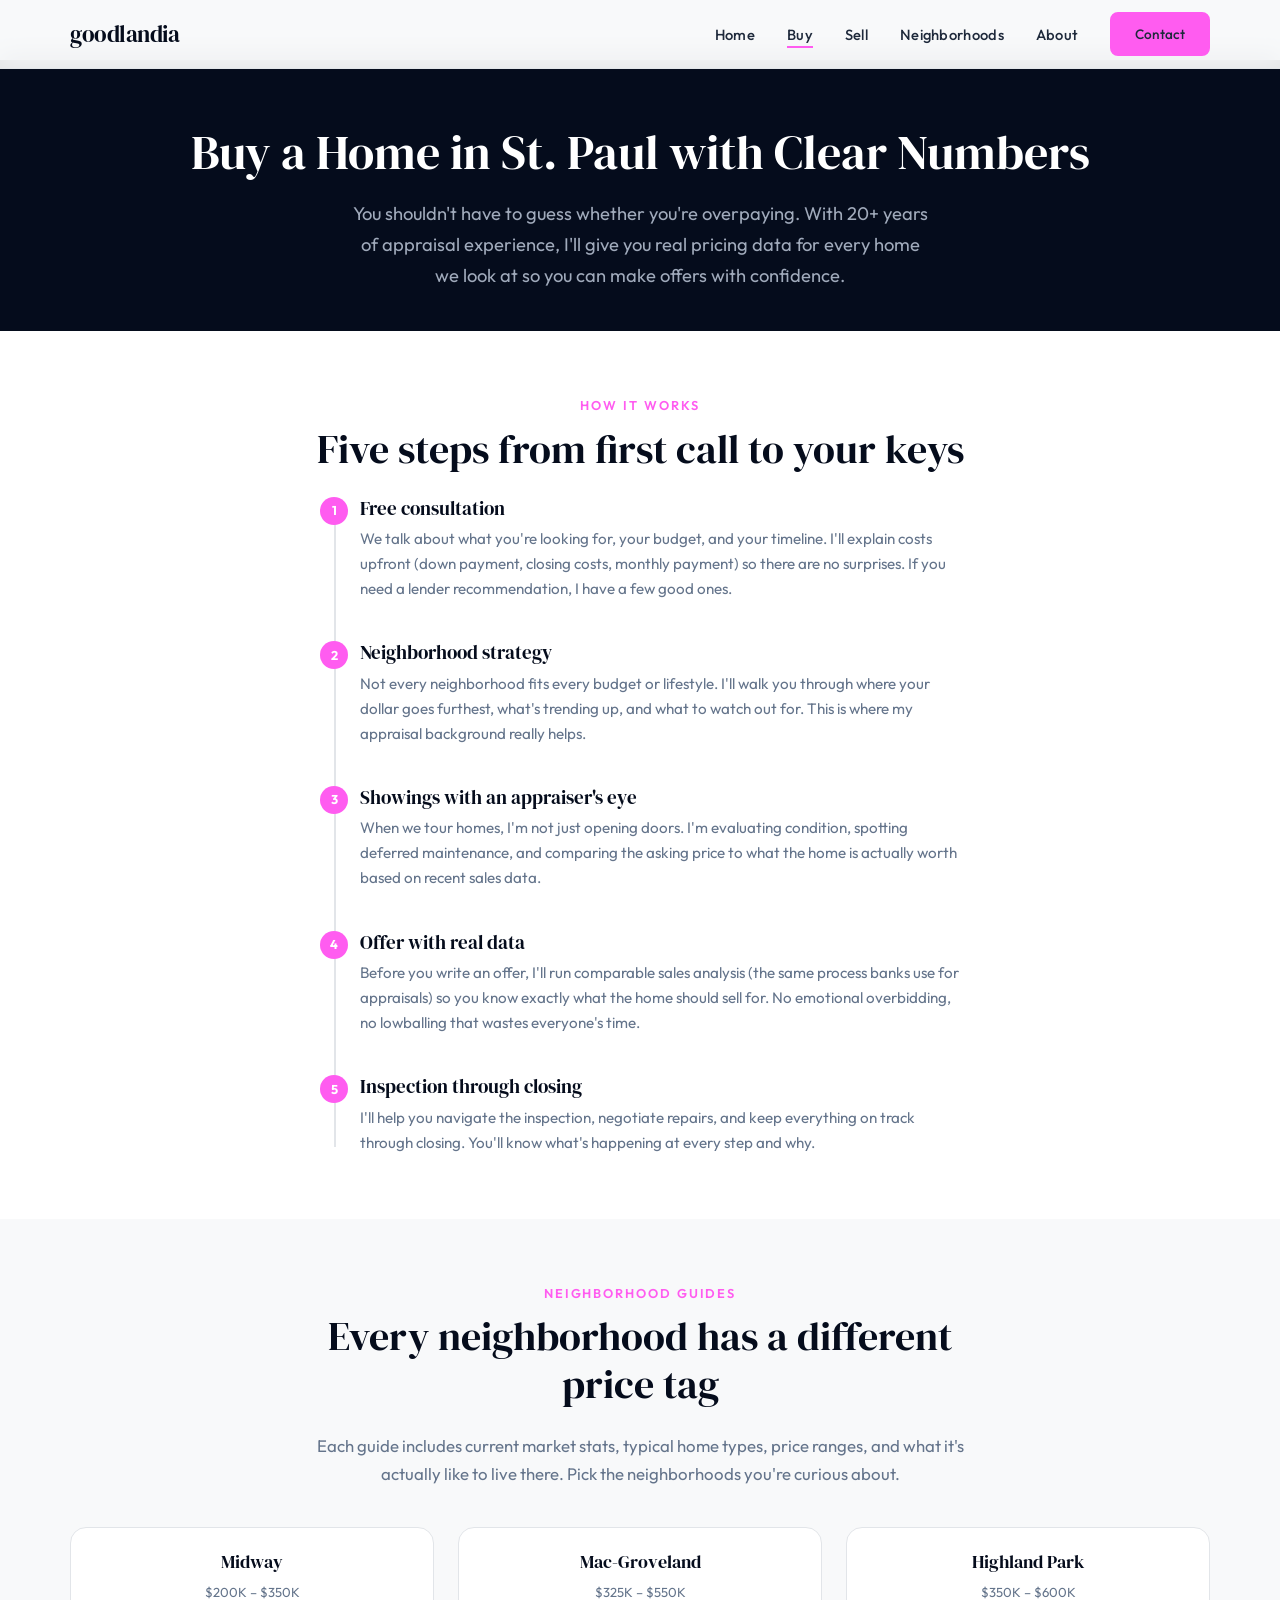
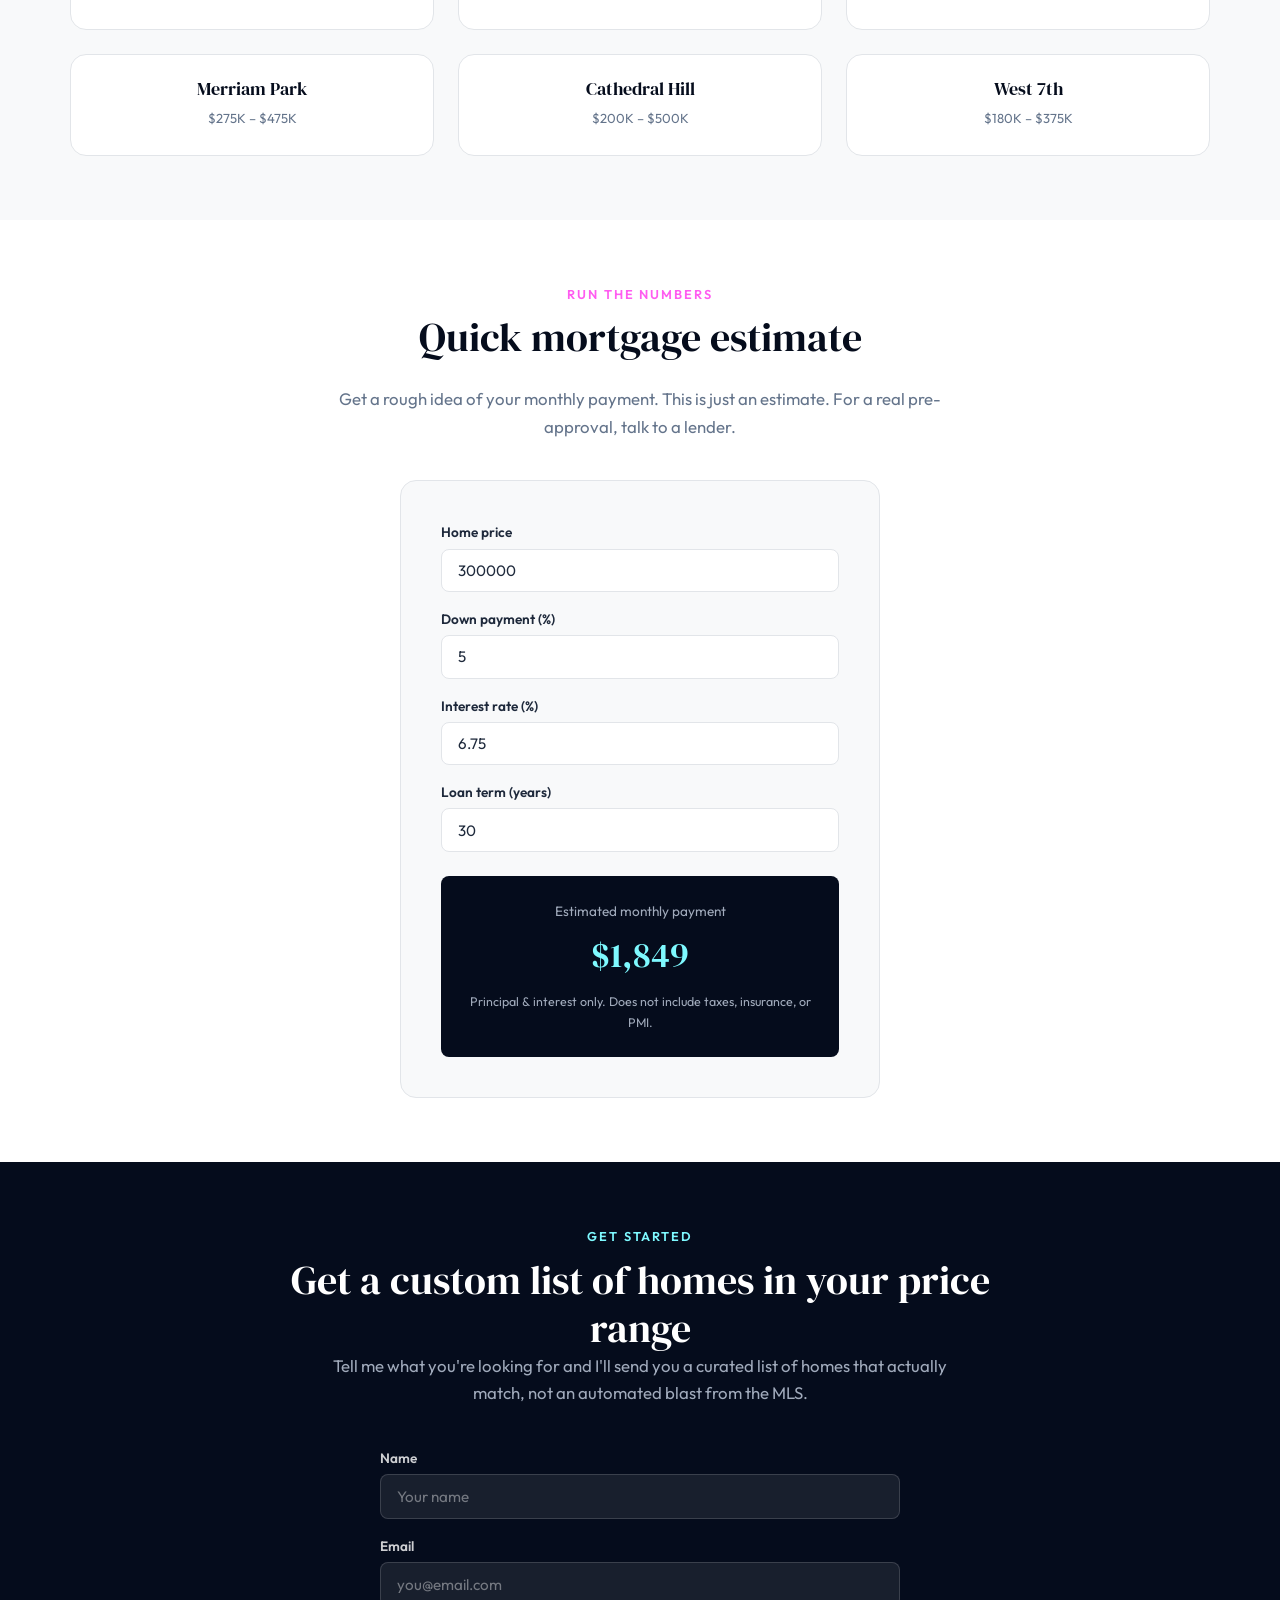
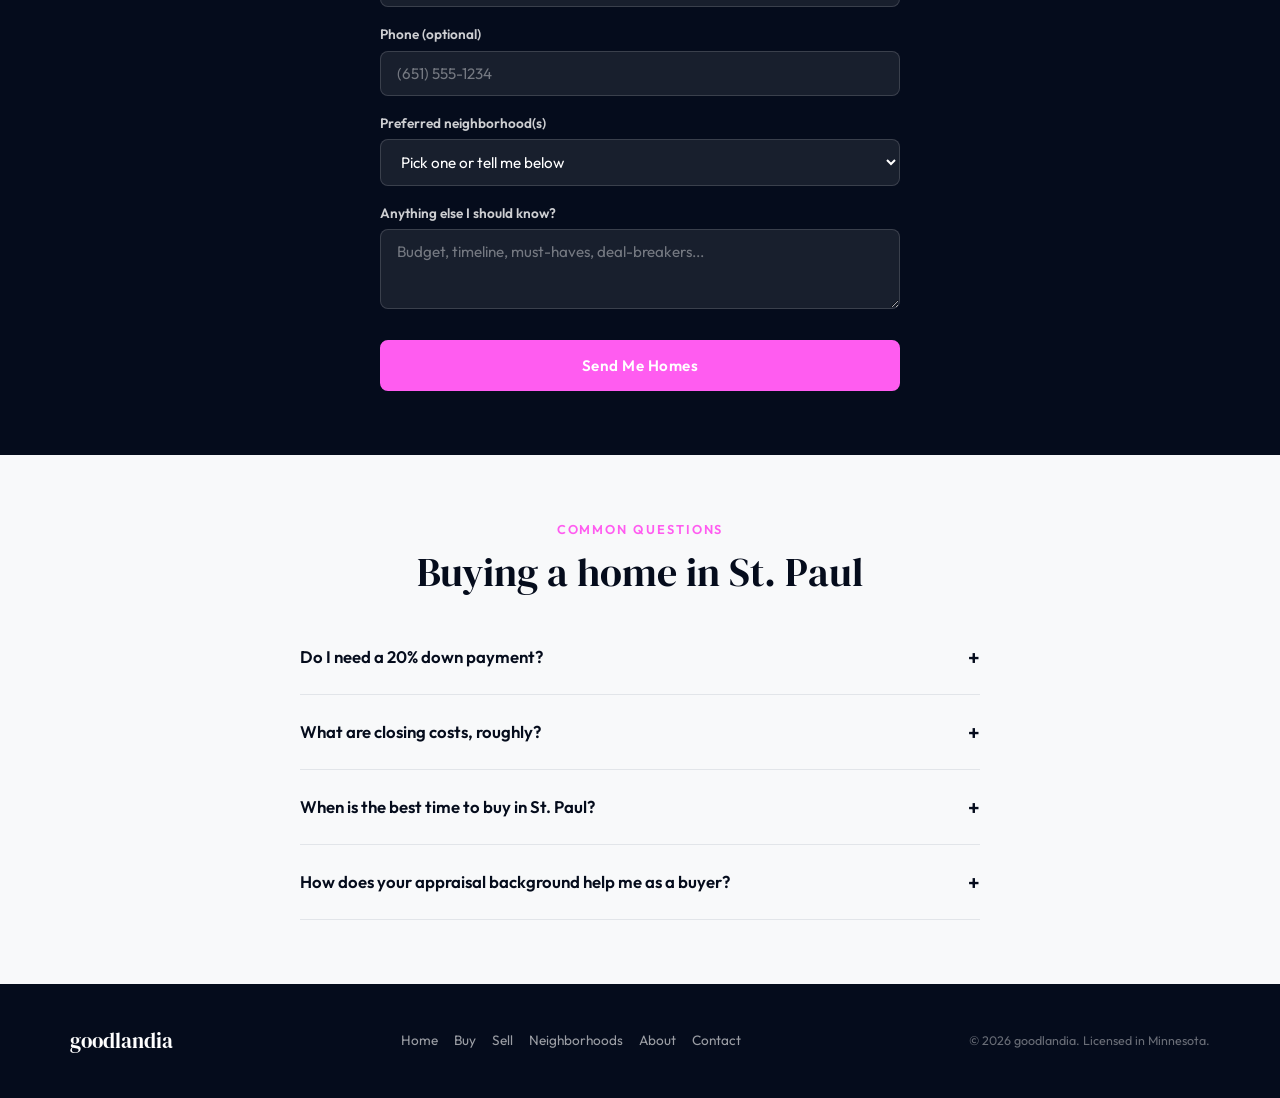
<file: buy.html>
<!DOCTYPE html>
<html lang="en">
<head>
  <meta charset="UTF-8">
  <meta name="viewport" content="width=device-width, initial-scale=1.0">
  <title>Buy a Home in St. Paul | goodlandia</title>
  <meta name="description" content="Buy a home in St. Paul with an agent who knows the real numbers. Neighborhood pricing guides, clear cost breakdowns, and an appraiser's eye on every showing.">

  <link rel="preconnect" href="https://fonts.googleapis.com">
  <link rel="preconnect" href="https://fonts.gstatic.com" crossorigin>
  <link href="https://fonts.googleapis.com/css2?family=DM+Serif+Display&family=Outfit:wght@300;400;500;600;700&display=swap" rel="stylesheet">
  <link rel="stylesheet" href="style.css">
</head>

<body>

  <!-- ============ HEADER ============ -->
  <header class="site-header">
    <div class="container header-inner">
      <a href="index.html" class="logo">goodlandia</a>
      <nav>
        <ul class="nav-desktop">
          <li><a href="index.html">Home</a></li>
          <li><a href="buy.html" class="active">Buy</a></li>
          <li><a href="sell.html">Sell</a></li>
          <li><a href="neighborhoods/midway.html">Neighborhoods</a></li>
          <li><a href="about.html">About</a></li>
          <li><a href="contact.html" class="btn btn-primary" style="padding:0.55rem 1.4rem; font-size:0.85rem;">Contact</a></li>
        </ul>
      </nav>
      <button class="nav-toggle" aria-label="Menu">
        <span></span><span></span><span></span>
      </button>
    </div>
  </header>

  <ul class="nav-mobile">
    <li><a href="index.html">Home</a></li>
    <li><a href="buy.html">Buy</a></li>
    <li><a href="sell.html">Sell</a></li>
    <li><a href="neighborhoods/midway.html">Neighborhoods</a></li>
    <li><a href="about.html">About</a></li>
    <li><a href="contact.html">Contact</a></li>
  </ul>


  <!-- ============ PAGE HERO ============ -->
  <section class="page-hero">
    <div class="container">
      <h1>Buy a Home in St.&nbsp;Paul with Clear Numbers</h1>
      <p class="page-intro">You shouldn't have to guess whether you're overpaying. With 20+ years of appraisal experience, I'll give you real pricing data for every home we look at so you can make offers with confidence.</p>
    </div>
  </section>


  <!-- ============ HOW IT WORKS — 5 STEPS ============ -->
  <section class="timeline-section">
    <div class="container">
      <div class="text-center reveal" style="max-width:700px; margin-left:auto; margin-right:auto;">
        <p class="section-label">How It Works</p>
        <h2 class="section-heading">Five steps from first call to your keys</h2>
      </div>

      <div class="timeline reveal">
        <div class="timeline-step">
          <span class="step-number">1</span>
          <h3>Free consultation</h3>
          <p>We talk about what you're looking for, your budget, and your timeline. I'll explain costs upfront (down payment, closing costs, monthly payment) so there are no surprises. If you need a lender recommendation, I have a few good ones.</p>
        </div>
        <div class="timeline-step">
          <span class="step-number">2</span>
          <h3>Neighborhood strategy</h3>
          <p>Not every neighborhood fits every budget or lifestyle. I'll walk you through where your dollar goes furthest, what's trending up, and what to watch out for. This is where my appraisal background really helps.</p>
        </div>
        <div class="timeline-step">
          <span class="step-number">3</span>
          <h3>Showings with an appraiser's eye</h3>
          <p>When we tour homes, I'm not just opening doors. I'm evaluating condition, spotting deferred maintenance, and comparing the asking price to what the home is actually worth based on recent sales data.</p>
        </div>
        <div class="timeline-step">
          <span class="step-number">4</span>
          <h3>Offer with real data</h3>
          <p>Before you write an offer, I'll run comparable sales analysis (the same process banks use for appraisals) so you know exactly what the home should sell for. No emotional overbidding, no lowballing that wastes everyone's time.</p>
        </div>
        <div class="timeline-step">
          <span class="step-number">5</span>
          <h3>Inspection through closing</h3>
          <p>I'll help you navigate the inspection, negotiate repairs, and keep everything on track through closing. You'll know what's happening at every step and why.</p>
        </div>
      </div>
    </div>
  </section>


  <!-- ============ NEIGHBORHOOD GUIDES ============ -->
  <section class="guides-section">
    <div class="container">
      <div class="text-center reveal" style="max-width:700px; margin-left:auto; margin-right:auto;">
        <p class="section-label">Neighborhood Guides</p>
        <h2 class="section-heading">Every neighborhood has a different price tag</h2>
        <p class="section-intro">Each guide includes current market stats, typical home types, price ranges, and what it's actually like to live there. Pick the neighborhoods you're curious about.</p>
      </div>

      <div class="guides-grid reveal">
        <a href="neighborhoods/midway.html" class="guide-card">
          <h3>Midway</h3>
          <span class="price-hint">$200K – $350K</span>
        </a>
        <a href="#" class="guide-card">
          <h3>Mac-Groveland</h3>
          <span class="price-hint">$325K – $550K</span>
        </a>
        <a href="#" class="guide-card">
          <h3>Highland Park</h3>
          <span class="price-hint">$350K – $600K</span>
        </a>
        <a href="#" class="guide-card">
          <h3>Merriam Park</h3>
          <span class="price-hint">$275K – $475K</span>
        </a>
        <a href="#" class="guide-card">
          <h3>Cathedral Hill</h3>
          <span class="price-hint">$200K – $500K</span>
        </a>
        <a href="#" class="guide-card">
          <h3>West 7th</h3>
          <span class="price-hint">$180K – $375K</span>
        </a>
      </div>
    </div>
  </section>


  <!-- ============ MORTGAGE CALCULATOR ============ -->
  <section class="calc-section">
    <div class="container">
      <div class="text-center reveal" style="max-width:700px; margin-left:auto; margin-right:auto;">
        <p class="section-label">Run the Numbers</p>
        <h2 class="section-heading">Quick mortgage estimate</h2>
        <p class="section-intro">Get a rough idea of your monthly payment. This is just an estimate. For a real pre-approval, talk to a lender.</p>
      </div>

      <div class="calc-widget reveal" id="mortgage-calc">
        <div class="form-group">
          <label for="calc-price">Home price</label>
          <input type="text" id="calc-price" value="300000" inputmode="numeric">
        </div>
        <div class="form-group">
          <label for="calc-down">Down payment (%)</label>
          <input type="text" id="calc-down" value="5" inputmode="numeric">
        </div>
        <div class="form-group">
          <label for="calc-rate">Interest rate (%)</label>
          <input type="text" id="calc-rate" value="6.75" inputmode="decimal">
        </div>
        <div class="form-group">
          <label for="calc-term">Loan term (years)</label>
          <input type="text" id="calc-term" value="30" inputmode="numeric">
        </div>

        <div class="calc-result">
          <div class="monthly-label">Estimated monthly payment</div>
          <div class="monthly-amount" id="calc-output">$1,852</div>
          <div class="calc-note">Principal &amp; interest only. Does not include taxes, insurance, or PMI.</div>
        </div>
      </div>
    </div>
  </section>


  <!-- ============ LEAD FORM ============ -->
  <section class="lead-section">
    <div class="container">
      <div class="text-center reveal" style="max-width:700px; margin-left:auto; margin-right:auto;">
        <p class="section-label">Get Started</p>
        <h2>Get a custom list of homes in your price range</h2>
        <p class="section-intro" style="color: var(--color-muted);">Tell me what you're looking for and I'll send you a curated list of homes that actually match, not an automated blast from the MLS.</p>
      </div>

      <form class="lead-form reveal" action="https://formspree.io/f/YOUR_ID" method="POST">
        <div class="form-group">
          <label for="lead-name">Name</label>
          <input type="text" id="lead-name" name="name" placeholder="Your name" required>
        </div>
        <div class="form-group">
          <label for="lead-email">Email</label>
          <input type="email" id="lead-email" name="email" placeholder="you@email.com" required>
        </div>
        <div class="form-group">
          <label for="lead-phone">Phone (optional)</label>
          <input type="tel" id="lead-phone" name="phone" placeholder="(651) 555-1234">
        </div>
        <div class="form-group">
          <label for="lead-neighborhood">Preferred neighborhood(s)</label>
          <select id="lead-neighborhood" name="neighborhood">
            <option value="">Pick one or tell me below</option>
            <option value="midway">Midway</option>
            <option value="mac-groveland">Mac-Groveland</option>
            <option value="highland-park">Highland Park</option>
            <option value="merriam-park">Merriam Park</option>
            <option value="cathedral-hill">Cathedral Hill</option>
            <option value="west-7th">West 7th</option>
            <option value="open">Open to suggestions</option>
          </select>
        </div>
        <div class="form-group">
          <label for="lead-notes">Anything else I should know?</label>
          <textarea id="lead-notes" name="notes" placeholder="Budget, timeline, must-haves, deal-breakers..."></textarea>
        </div>
        <button type="submit" class="btn btn-primary">Send Me Homes</button>
      </form>
    </div>
  </section>


  <!-- ============ FAQ ============ -->
  <section class="faq-section">
    <div class="container">
      <div class="text-center reveal" style="max-width:700px; margin-left:auto; margin-right:auto;">
        <p class="section-label">Common Questions</p>
        <h2 class="section-heading">Buying a home in St. Paul</h2>
      </div>

      <div class="faq-list reveal">
        <div class="faq-item">
          <button class="faq-question">
            Do I need a 20% down payment?
            <span class="faq-icon">+</span>
          </button>
          <div class="faq-answer">
            <p>Usually not. Conventional loans go as low as 3% down. FHA loans are similar and more flexible with credit scores. The trade-off with less money down is private mortgage insurance (PMI), which adds to your monthly payment. A good lender will walk you through all the options. I have a few I trust and can recommend.</p>
          </div>
        </div>

        <div class="faq-item">
          <button class="faq-question">
            What are closing costs, roughly?
            <span class="faq-icon">+</span>
          </button>
          <div class="faq-answer">
            <p>Plan on about 2% to 3% of the purchase price. That covers things like title insurance, the appraisal, prepaid property taxes, and homeowner's insurance. On a $300K home that's roughly $6,000 to $9,000 on top of your down payment. Your lender will give you an exact estimate early in the process.</p>
          </div>
        </div>

        <div class="faq-item">
          <button class="faq-question">
            When is the best time to buy in St. Paul?
            <span class="faq-icon">+</span>
          </button>
          <div class="faq-answer">
            <p>Spring and summer have more inventory but more competition (and often higher prices). Fall and winter have fewer listings but also fewer buyers, which can mean less bidding pressure. The honest answer is: the best time is when you're financially ready and find the right home. Trying to time the market is a losing game for most people.</p>
          </div>
        </div>

        <div class="faq-item">
          <button class="faq-question">
            How does your appraisal background help me as a buyer?
            <span class="faq-icon">+</span>
          </button>
          <div class="faq-answer">
            <p>Most agents estimate value by feel. I use the same comparable sales analysis that banks require for mortgage appraisals. That means when we're deciding what to offer, you're working with the same methodology the appraiser will use later. No surprises, no deals falling apart because the appraisal came in low.</p>
          </div>
        </div>
      </div>
    </div>
  </section>


  <!-- ============ FOOTER ============ -->
  <footer class="site-footer">
    <div class="container footer-inner">
      <div class="footer-logo">goodlandia</div>
      <ul class="footer-nav">
        <li><a href="index.html">Home</a></li>
        <li><a href="buy.html">Buy</a></li>
        <li><a href="sell.html">Sell</a></li>
        <li><a href="neighborhoods/midway.html">Neighborhoods</a></li>
        <li><a href="about.html">About</a></li>
        <li><a href="contact.html">Contact</a></li>
      </ul>
      <p class="footer-legal">&copy; 2026 goodlandia. Licensed in Minnesota.</p>
    </div>
  </footer>


  <!-- ============ STICKY MOBILE BAR ============ -->
  <div class="mobile-bar">
    <a href="tel:+16515054400">
      <span class="bar-icon">&#128222;</span> Call
    </a>
    <a href="sms:+16515054400">
      <span class="bar-icon">&#128172;</span> Text
    </a>
    <a href="mailto:hello@goodlandia.com">
      <span class="bar-icon">&#9993;</span> Email
    </a>
    <a href="#" onclick="document.querySelector('.nav-toggle').click(); return false;">
      <span class="bar-icon">&#9776;</span> Menu
    </a>
  </div>


  <script src="main.js"></script>
  <script>
    /* Mortgage Calculator */
    (function() {
      function getEl(id) { return document.getElementById(id); }

      function calculate() {
        var priceEl = getEl('calc-price');
        var downEl = getEl('calc-down');
        var rateEl = getEl('calc-rate');
        var termEl = getEl('calc-term');
        var outputEl = getEl('calc-output');

        if (!priceEl || !downEl || !rateEl || !termEl || !outputEl) return;

        var price = parseFloat(priceEl.value.replace(/[^0-9.]/g, '')) || 0;
        var downPct = parseFloat(downEl.value) || 0;
        var rate = parseFloat(rateEl.value) || 0;
        var years = parseInt(termEl.value, 10) || 30;

        var loan = price * (1 - downPct / 100);
        var r = rate / 100 / 12;
        var n = years * 12;

        var payment = 0;
        if (r > 0 && loan > 0) {
          payment = loan * (r * Math.pow(1 + r, n)) / (Math.pow(1 + r, n) - 1);
        }
        outputEl.textContent = '$' + Math.round(payment).toLocaleString('en-US');
      }

      ['calc-price', 'calc-down', 'calc-rate', 'calc-term'].forEach(function(id) {
        var el = getEl(id);
        if (el) {
          el.addEventListener('input', calculate);
          el.addEventListener('change', calculate);
        }
      });

      // Run on load
      calculate();
    })();

    /* FAQ Accordion */
    document.querySelectorAll('.faq-question').forEach(function(btn) {
      btn.addEventListener('click', function() {
        var item = btn.closest('.faq-item');
        var wasOpen = item.classList.contains('open');
        document.querySelectorAll('.faq-item.open').forEach(function(i) { i.classList.remove('open'); });
        if (!wasOpen) item.classList.add('open');
      });
    });
  </script>
</body>
</html>
</file>
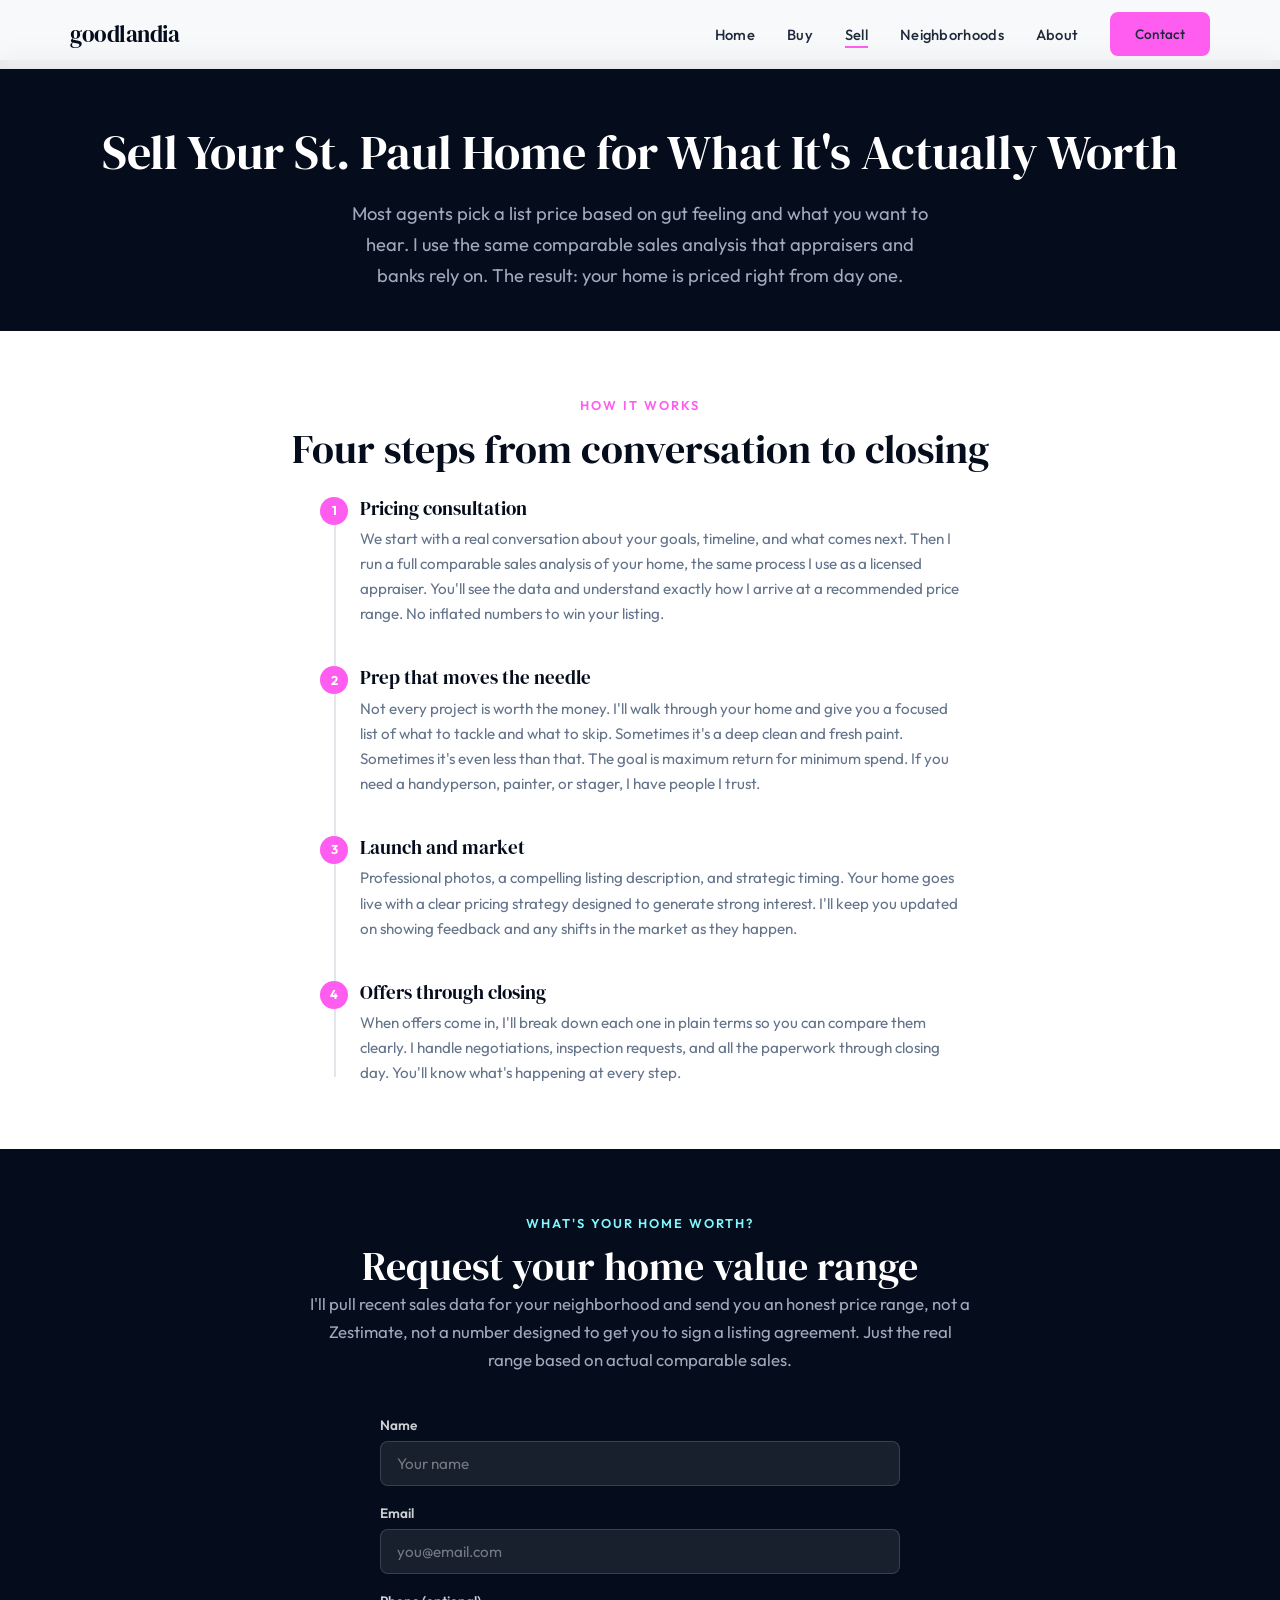
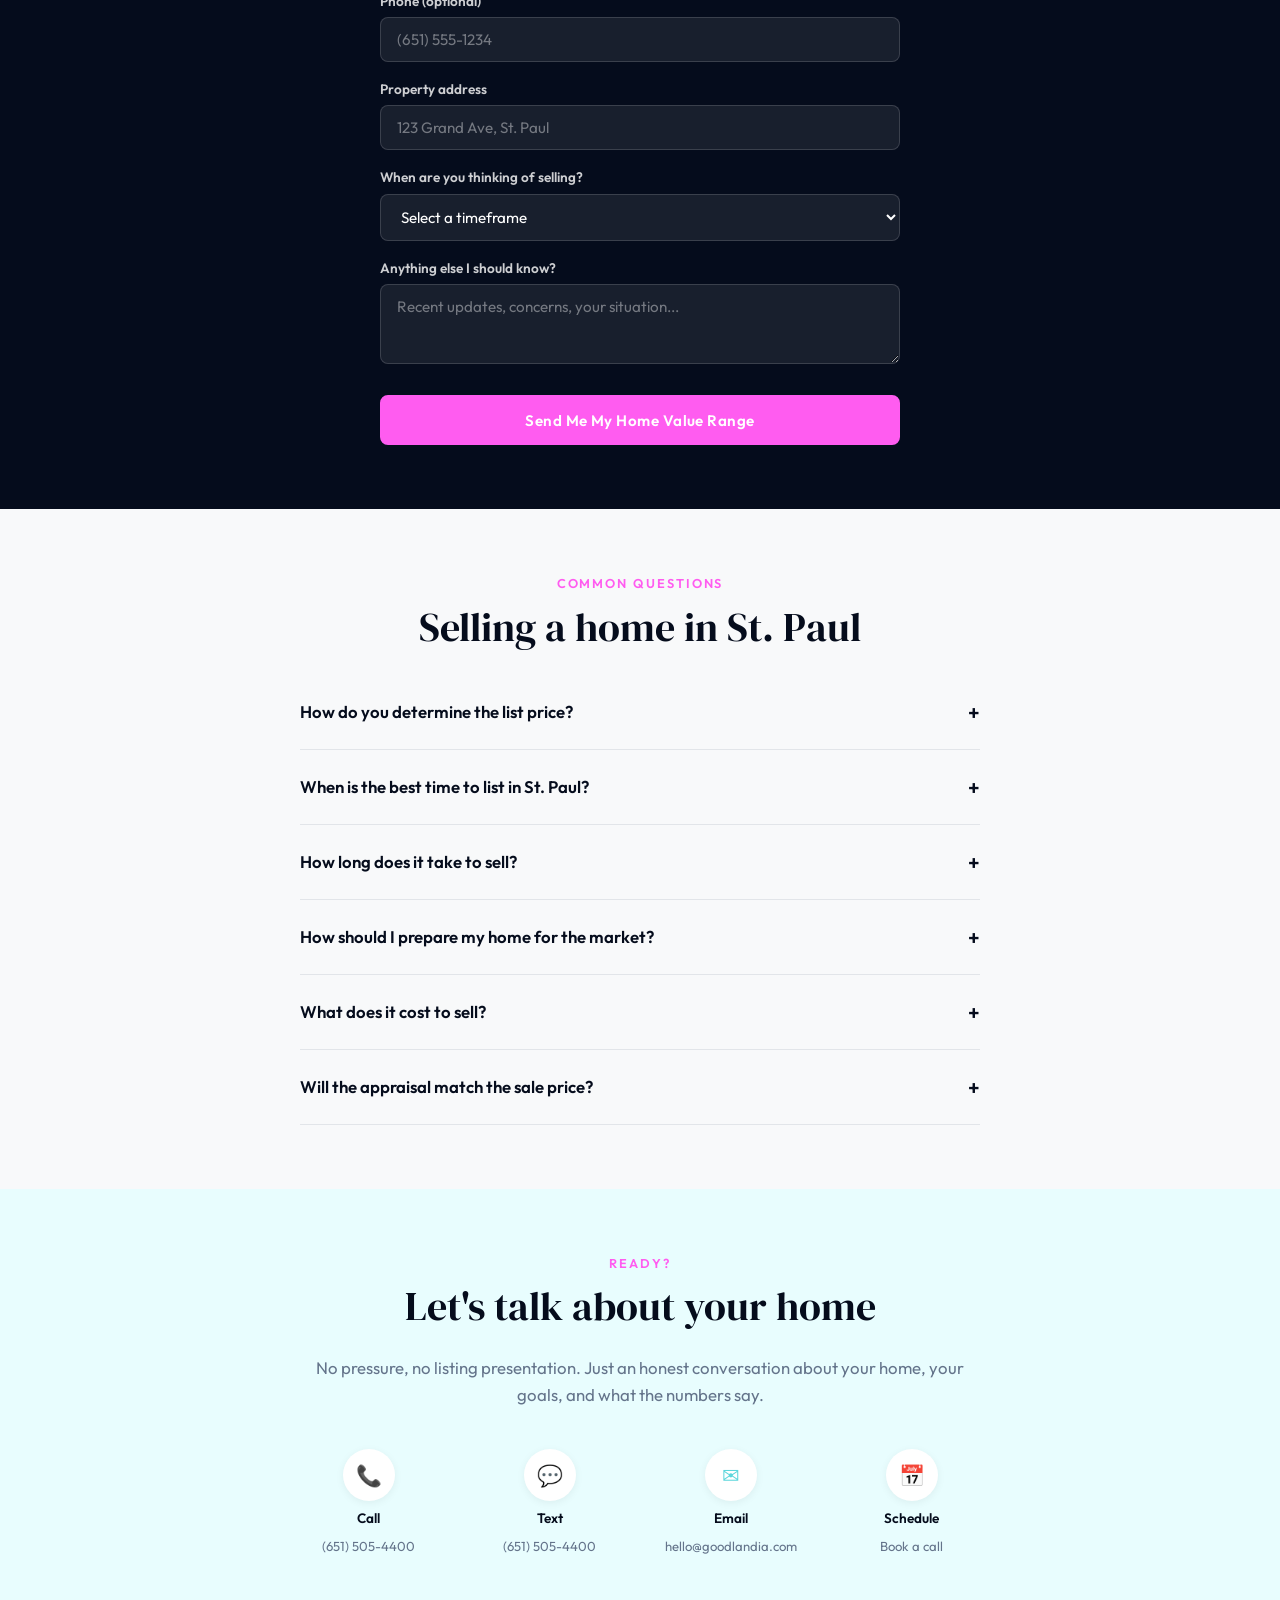
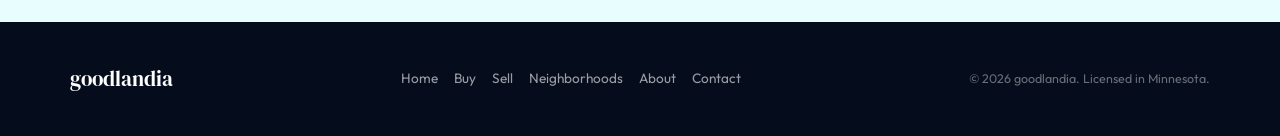
<file: sell.html>
<!DOCTYPE html>
<html lang="en">
<head>
  <meta charset="UTF-8">
  <meta name="viewport" content="width=device-width, initial-scale=1.0">
  <title>Sell Your Home in St. Paul | goodlandia</title>
  <meta name="description" content="Sell your St. Paul home with an agent who prices it right the first time. 20+ years of appraisal experience means data-backed pricing, not guesswork.">

  <link rel="preconnect" href="https://fonts.googleapis.com">
  <link rel="preconnect" href="https://fonts.gstatic.com" crossorigin>
  <link href="https://fonts.googleapis.com/css2?family=DM+Serif+Display&family=Outfit:wght@300;400;500;600;700&display=swap" rel="stylesheet">
  <link rel="stylesheet" href="style.css">
</head>

<body>

  <!-- ============ HEADER ============ -->
  <header class="site-header">
    <div class="container header-inner">
      <a href="index.html" class="logo">goodlandia</a>
      <nav>
        <ul class="nav-desktop">
          <li><a href="index.html">Home</a></li>
          <li><a href="buy.html">Buy</a></li>
          <li><a href="sell.html" class="active">Sell</a></li>
          <li><a href="neighborhoods/midway.html">Neighborhoods</a></li>
          <li><a href="about.html">About</a></li>
          <li><a href="contact.html" class="btn btn-primary" style="padding:0.55rem 1.4rem; font-size:0.85rem;">Contact</a></li>
        </ul>
      </nav>
      <button class="nav-toggle" aria-label="Menu">
        <span></span><span></span><span></span>
      </button>
    </div>
  </header>

  <ul class="nav-mobile">
    <li><a href="index.html">Home</a></li>
    <li><a href="buy.html">Buy</a></li>
    <li><a href="sell.html">Sell</a></li>
    <li><a href="neighborhoods/midway.html">Neighborhoods</a></li>
    <li><a href="about.html">About</a></li>
    <li><a href="contact.html">Contact</a></li>
  </ul>


  <!-- ============ PAGE HERO ============ -->
  <section class="page-hero">
    <div class="container">
      <h1>Sell Your St.&nbsp;Paul Home for What It's Actually Worth</h1>
      <p class="page-intro">Most agents pick a list price based on gut feeling and what you want to hear. I use the same comparable sales analysis that appraisers and banks rely on. The result: your home is priced right from day one.</p>
    </div>
  </section>


  <!-- ============ HOW SELLING WORKS — 4 STEPS ============ -->
  <section class="timeline-section">
    <div class="container">
      <div class="text-center reveal" style="max-width:700px; margin-left:auto; margin-right:auto;">
        <p class="section-label">How It Works</p>
        <h2 class="section-heading">Four steps from conversation to closing</h2>
      </div>

      <div class="timeline reveal">
        <div class="timeline-step">
          <span class="step-number">1</span>
          <h3>Pricing consultation</h3>
          <p>We start with a real conversation about your goals, timeline, and what comes next. Then I run a full comparable sales analysis of your home, the same process I use as a licensed appraiser. You'll see the data and understand exactly how I arrive at a recommended price range. No inflated numbers to win your listing.</p>
        </div>
        <div class="timeline-step">
          <span class="step-number">2</span>
          <h3>Prep that moves the needle</h3>
          <p>Not every project is worth the money. I'll walk through your home and give you a focused list of what to tackle and what to skip. Sometimes it's a deep clean and fresh paint. Sometimes it's even less than that. The goal is maximum return for minimum spend. If you need a handyperson, painter, or stager, I have people I trust.</p>
        </div>
        <div class="timeline-step">
          <span class="step-number">3</span>
          <h3>Launch and market</h3>
          <p>Professional photos, a compelling listing description, and strategic timing. Your home goes live with a clear pricing strategy designed to generate strong interest. I'll keep you updated on showing feedback and any shifts in the market as they happen.</p>
        </div>
        <div class="timeline-step">
          <span class="step-number">4</span>
          <h3>Offers through closing</h3>
          <p>When offers come in, I'll break down each one in plain terms so you can compare them clearly. I handle negotiations, inspection requests, and all the paperwork through closing day. You'll know what's happening at every step.</p>
        </div>
      </div>
    </div>
  </section>


  <!-- ============ HOME VALUE FORM ============ -->
  <section class="lead-section">
    <div class="container">
      <div class="text-center reveal" style="max-width:700px; margin-left:auto; margin-right:auto;">
        <p class="section-label">What's Your Home Worth?</p>
        <h2>Request your home value range</h2>
        <p class="section-intro" style="color: var(--color-muted);">I'll pull recent sales data for your neighborhood and send you an honest price range, not a Zestimate, not a number designed to get you to sign a listing agreement. Just the real range based on actual comparable sales.</p>
      </div>

      <form class="lead-form reveal" action="https://formspree.io/f/YOUR_ID" method="POST">
        <input type="hidden" name="_subject" value="Home value request from goodlandia.com">
        <div class="form-group">
          <label for="sell-name">Name</label>
          <input type="text" id="sell-name" name="name" placeholder="Your name" required>
        </div>
        <div class="form-group">
          <label for="sell-email">Email</label>
          <input type="email" id="sell-email" name="email" placeholder="you@email.com" required>
        </div>
        <div class="form-group">
          <label for="sell-phone">Phone (optional)</label>
          <input type="tel" id="sell-phone" name="phone" placeholder="(651) 555-1234">
        </div>
        <div class="form-group">
          <label for="sell-address">Property address</label>
          <input type="text" id="sell-address" name="address" placeholder="123 Grand Ave, St. Paul" required>
        </div>
        <div class="form-group">
          <label for="sell-timeline">When are you thinking of selling?</label>
          <select id="sell-timeline" name="timeline">
            <option value="">Select a timeframe</option>
            <option value="asap">As soon as possible</option>
            <option value="1-3months">1 to 3 months</option>
            <option value="3-6months">3 to 6 months</option>
            <option value="6-12months">6 to 12 months</option>
            <option value="justcurious">Just curious about value</option>
          </select>
        </div>
        <div class="form-group">
          <label for="sell-notes">Anything else I should know?</label>
          <textarea id="sell-notes" name="notes" placeholder="Recent updates, concerns, your situation..."></textarea>
        </div>
        <button type="submit" class="btn btn-primary">Send Me My Home Value Range</button>
      </form>
    </div>
  </section>


  <!-- ============ FAQ ============ -->
  <section class="faq-section">
    <div class="container">
      <div class="text-center reveal" style="max-width:700px; margin-left:auto; margin-right:auto;">
        <p class="section-label">Common Questions</p>
        <h2 class="section-heading">Selling a home in St. Paul</h2>
      </div>

      <div class="faq-list reveal">
        <div class="faq-item">
          <button class="faq-question">
            How do you determine the list price?
            <span class="faq-icon">+</span>
          </button>
          <div class="faq-answer">
            <p>I run a comparable sales analysis using the same methodology I use as a licensed appraiser. That means I look at recent sales of similar homes in your area, adjust for differences in size, condition, and features, and arrive at a defensible price range. It's the same process banks use when deciding whether to approve a mortgage.</p>
          </div>
        </div>

        <div class="faq-item">
          <button class="faq-question">
            When is the best time to list in St. Paul?
            <span class="faq-icon">+</span>
          </button>
          <div class="faq-answer">
            <p>Spring and summer bring more buyers but also more competition from other sellers. Fall and winter have less inventory, which can work in your favor. The honest answer: the best time to list is when your home is ready and the timing works for your life. I can show you seasonal data for your specific neighborhood so you can decide with real numbers.</p>
          </div>
        </div>

        <div class="faq-item">
          <button class="faq-question">
            How long does it take to sell?
            <span class="faq-icon">+</span>
          </button>
          <div class="faq-answer">
            <p>It depends on the neighborhood, price point, and condition, but homes in St. Paul that are priced correctly are typically selling within a couple of weeks right now. A home that sits on the market for 30+ days usually has a pricing problem, not a marketing problem. That's exactly why accurate pricing from day one matters so much.</p>
          </div>
        </div>

        <div class="faq-item">
          <button class="faq-question">
            How should I prepare my home for the market?
            <span class="faq-icon">+</span>
          </button>
          <div class="faq-answer">
            <p>Start with decluttering and a deep clean. Beyond that, I'll walk through your home and give you a specific list based on what buyers in your neighborhood expect. Not every project adds value. I've seen sellers spend $15,000 on a kitchen update that added $5,000 to the sale price. I'll be honest about what's worth doing and what's not.</p>
          </div>
        </div>

        <div class="faq-item">
          <button class="faq-question">
            What does it cost to sell?
            <span class="faq-icon">+</span>
          </button>
          <div class="faq-answer">
            <p>The biggest cost is typically the agent commissions. Beyond that, you may have some prep expenses (paint, cleaning, minor repairs), and there are closing costs like title fees and state deed tax. I'll give you a clear net sheet early in the process so you know what you'll walk away with after everything is paid.</p>
          </div>
        </div>

        <div class="faq-item">
          <button class="faq-question">
            Will the appraisal match the sale price?
            <span class="faq-icon">+</span>
          </button>
          <div class="faq-answer">
            <p>This is where my background really helps. Because I price homes using the same methodology appraisers use, there's a much lower chance of a surprise low appraisal. If the buyer's lender orders an appraisal and it comes in below the contract price, I know exactly how to respond because I speak that language every day.</p>
          </div>
        </div>
      </div>
    </div>
  </section>


  <!-- ============ CTA STRIP ============ -->
  <section class="contact-strip">
    <div class="container">
      <div class="text-center reveal" style="max-width:700px; margin-left:auto; margin-right:auto;">
        <p class="section-label">Ready?</p>
        <h2 class="section-heading">Let's talk about your home</h2>
        <p class="section-intro">No pressure, no listing presentation. Just an honest conversation about your home, your goals, and what the numbers say.</p>
      </div>
      <div class="contact-methods reveal">
        <a href="tel:+16515054400" class="contact-method">
          <span class="method-icon">&#128222;</span>
          <span class="method-label">Call</span>
          <span class="method-detail">(651) 505-4400</span>
        </a>
        <a href="sms:+16515054400" class="contact-method">
          <span class="method-icon">&#128172;</span>
          <span class="method-label">Text</span>
          <span class="method-detail">(651) 505-4400</span>
        </a>
        <a href="mailto:hello@goodlandia.com" class="contact-method">
          <span class="method-icon">&#9993;</span>
          <span class="method-label">Email</span>
          <span class="method-detail">hello@goodlandia.com</span>
        </a>
        <a href="contact.html" class="contact-method">
          <span class="method-icon">&#128197;</span>
          <span class="method-label">Schedule</span>
          <span class="method-detail">Book a call</span>
        </a>
      </div>
    </div>
  </section>


  <!-- ============ FOOTER ============ -->
  <footer class="site-footer">
    <div class="container footer-inner">
      <div class="footer-logo">goodlandia</div>
      <ul class="footer-nav">
        <li><a href="index.html">Home</a></li>
        <li><a href="buy.html">Buy</a></li>
        <li><a href="sell.html">Sell</a></li>
        <li><a href="neighborhoods/midway.html">Neighborhoods</a></li>
        <li><a href="about.html">About</a></li>
        <li><a href="contact.html">Contact</a></li>
      </ul>
      <p class="footer-legal">&copy; 2026 goodlandia. Licensed in Minnesota.</p>
    </div>
  </footer>


  <!-- ============ STICKY MOBILE BAR ============ -->
  <div class="mobile-bar">
    <a href="tel:+16515054400">
      <span class="bar-icon">&#128222;</span> Call
    </a>
    <a href="sms:+16515054400">
      <span class="bar-icon">&#128172;</span> Text
    </a>
    <a href="mailto:hello@goodlandia.com">
      <span class="bar-icon">&#9993;</span> Email
    </a>
    <a href="#" onclick="document.querySelector('.nav-toggle').click(); return false;">
      <span class="bar-icon">&#9776;</span> Menu
    </a>
  </div>


  <script src="main.js"></script>
  <script>
    /* FAQ Accordion */
    document.querySelectorAll('.faq-question').forEach(function(btn) {
      btn.addEventListener('click', function() {
        var item = btn.closest('.faq-item');
        var wasOpen = item.classList.contains('open');
        document.querySelectorAll('.faq-item.open').forEach(function(i) { i.classList.remove('open'); });
        if (!wasOpen) item.classList.add('open');
      });
    });
  </script>
</body>
</html>
</file>
<file: style.css>
/* ==============================================
   goodlandia — Design System
   Mobile-first · Modern, vibrant, approachable
   Color palette inspired by metrowide.co
   ============================================== */

:root {
  /* Palette — exact metrowide.co colors */
  --color-bg:         #F8F9FA;
  --color-white:      #FFFFFF;
  --color-light:      #F0F2F4;
  --color-border:     #E2E5E9;
  --color-muted:      #A0AABB;
  --color-navy:       #050C1C;
  --color-navy-deep:  #050C1C;
  --color-teal:       #7EF9FF;
  --color-teal-dark:  #5CD6DC;
  --color-teal-light: #E8FDFE;
  --color-pink:       #FF5CF0;
  --color-pink-dark:  #D94FCC;
  --color-gold:       #F0B95B;
  --color-text:       #1E293B;
  --color-text-light: #64748B;

  --font-display: 'DM Serif Display', Georgia, serif;
  --font-body:    'Outfit', 'Segoe UI', sans-serif;

  --space-xs:  0.5rem;
  --space-sm:  1rem;
  --space-md:  1.5rem;
  --space-lg:  2.5rem;
  --space-xl:  4rem;
  --space-xxl: 6rem;

  --max-width: 1140px;
  --radius:    8px;
  --radius-lg: 16px;
  --ease: cubic-bezier(0.25, 0.46, 0.45, 0.94);
}

*, *::before, *::after { box-sizing: border-box; margin: 0; padding: 0; }

html {
  font-size: 16px;
  scroll-behavior: smooth;
  -webkit-font-smoothing: antialiased;
}

body {
  font-family: var(--font-body);
  color: var(--color-text);
  background: var(--color-bg);
  line-height: 1.65;
  overflow-x: hidden;
  padding-bottom: 64px;
}
@media (min-width: 768px) { body { padding-bottom: 0; } }

img { max-width: 100%; height: auto; display: block; }
a   { color: var(--color-teal-dark); text-decoration: none; transition: color 0.25s var(--ease); }
a:hover { color: var(--color-pink); }

h1, h2, h3, h4 {
  font-family: var(--font-display);
  color: var(--color-navy);
  line-height: 1.2;
  font-weight: 400;
}
h1 { font-size: clamp(2rem, 5vw, 3.25rem); }
h2 { font-size: clamp(1.6rem, 4vw, 2.5rem); }
h3 { font-size: clamp(1.25rem, 3vw, 1.6rem); }

p { max-width: 65ch; }

.container {
  width: 90%;
  max-width: var(--max-width);
  margin: 0 auto;
}

.text-center { text-align: center; }
.text-center p { margin-left: auto; margin-right: auto; }
.text-center h2 { margin-left: auto; margin-right: auto; }

.sr-only {
  position: absolute; width: 1px; height: 1px;
  padding: 0; margin: -1px; overflow: hidden;
  clip: rect(0,0,0,0); border: 0;
}

/* Fade-in on scroll */
.reveal {
  opacity: 0;
  transform: translateY(24px);
  transition: opacity 0.7s var(--ease), transform 0.7s var(--ease);
}
.reveal.visible {
  opacity: 1;
  transform: translateY(0);
}


/* ---- Buttons ---- */
.btn {
  display: inline-block;
  font-family: var(--font-body);
  font-weight: 600;
  font-size: 0.95rem;
  letter-spacing: 0.03em;
  padding: 0.85rem 2rem;
  border-radius: var(--radius);
  border: 2px solid transparent;
  cursor: pointer;
  transition: all 0.3s var(--ease);
  text-align: center;
}
.btn-primary {
  background: var(--color-pink);
  color: var(--color-white);
  border-color: var(--color-pink);
}
.btn-primary:hover {
  background: var(--color-pink-dark);
  border-color: var(--color-pink-dark);
  color: var(--color-white);
  transform: translateY(-2px);
  box-shadow: 0 6px 20px rgba(255,92,240,0.3);
}
.btn-outline {
  background: transparent;
  color: var(--color-navy);
  border-color: var(--color-navy);
}
.btn-outline:hover {
  background: var(--color-navy);
  color: var(--color-white);
  transform: translateY(-2px);
}
.btn-warm {
  background: var(--color-pink);
  color: var(--color-white);
  border-color: var(--color-pink);
}
.btn-warm:hover {
  background: var(--color-white);
  border-color: var(--color-white);
  color: var(--color-navy);
  transform: translateY(-2px);
}


/* ==== HEADER / NAV ==== */
.site-header {
  position: fixed;
  top: 0; left: 0; right: 0;
  z-index: 1000;
  background: rgba(248,249,250,0.92);
  backdrop-filter: blur(12px);
  -webkit-backdrop-filter: blur(12px);
  border-bottom: 1px solid var(--color-border);
  transition: box-shadow 0.3s var(--ease);
}
.site-header.scrolled {
  box-shadow: 0 2px 20px rgba(0,0,0,0.06);
}
.header-inner {
  display: flex;
  align-items: center;
  justify-content: space-between;
  padding: 0.75rem 0;
}
.logo {
  font-family: var(--font-display);
  font-size: 1.45rem;
  color: var(--color-navy);
  letter-spacing: -0.02em;
}
.footer-logo {
  font-family: var(--font-display);
  font-size: 1.3rem;
  color: var(--color-white);
}

.nav-desktop {
  display: none;
  list-style: none;
  gap: 2rem;
  align-items: center;
}
.nav-desktop a {
  color: var(--color-text);
  font-weight: 500;
  font-size: 0.92rem;
  letter-spacing: 0.02em;
  position: relative;
}
.nav-desktop a::after {
  content: '';
  position: absolute;
  bottom: -4px; left: 0;
  width: 0; height: 2px;
  background: var(--color-pink);
  transition: width 0.3s var(--ease);
}
.nav-desktop a:hover::after,
.nav-desktop a.active::after { width: 100%; }
.nav-desktop a:hover { color: var(--color-pink); }

.nav-toggle {
  background: none; border: none; cursor: pointer;
  padding: 0.5rem;
  display: flex; flex-direction: column; gap: 5px;
}
.nav-toggle span {
  display: block; width: 24px; height: 2px;
  background: var(--color-navy);
  transition: all 0.3s var(--ease);
  border-radius: 2px;
}
.nav-toggle.active span:nth-child(1) { transform: rotate(45deg) translate(5px, 5px); }
.nav-toggle.active span:nth-child(2) { opacity: 0; }
.nav-toggle.active span:nth-child(3) { transform: rotate(-45deg) translate(5px, -5px); }

.nav-mobile {
  display: none;
  position: fixed;
  top: 0; left: 0; right: 0; bottom: 0;
  background: var(--color-bg);
  z-index: 999;
  flex-direction: column;
  justify-content: center;
  align-items: center;
  gap: 1.5rem;
  list-style: none;
}
.nav-mobile.open { display: flex; }
.nav-mobile a {
  font-family: var(--font-display);
  font-size: 1.8rem;
  color: var(--color-navy);
}
.nav-mobile a:hover { color: var(--color-pink); }

@media (min-width: 768px) {
  .nav-desktop { display: flex; }
  .nav-toggle  { display: none; }
}


/* ==== HERO ==== */
.hero {
  position: relative;
  min-height: 70vh;
  display: flex;
  align-items: center;
  justify-content: center;
  text-align: center;
  margin-top: 60px;
  overflow: hidden;
  background: var(--color-navy-deep);
  background-image:
    radial-gradient(ellipse at 25% 40%, rgba(126,249,255,0.08) 0%, transparent 55%),
    radial-gradient(ellipse at 75% 60%, rgba(255,92,240,0.06) 0%, transparent 55%);
}
.hero::before {
  content: '';
  position: absolute; inset: 0;
  background-image: url("data:image/svg+xml,%3Csvg viewBox='0 0 256 256' xmlns='http://www.w3.org/2000/svg'%3E%3Cfilter id='noise'%3E%3CfeTurbulence type='fractalNoise' baseFrequency='0.9' numOctaves='4' stitchTiles='stitch'/%3E%3C/filter%3E%3Crect width='100%25' height='100%25' filter='url(%23noise)' opacity='0.04'/%3E%3C/svg%3E");
  background-size: 200px 200px;
  opacity: 0.5;
  pointer-events: none;
}
.hero-content {
  position: relative; z-index: 2;
  padding: var(--space-xl) var(--space-md);
  max-width: 740px;
  animation: fadeUp 1s var(--ease) both;
}
@keyframes fadeUp {
  from { opacity: 0; transform: translateY(30px); }
  to   { opacity: 1; transform: translateY(0); }
}
.hero h1 {
  color: var(--color-white);
  margin-bottom: var(--space-md);
  font-size: clamp(2.2rem, 5.5vw, 3.5rem);
  line-height: 1.15;
}
.hero .subhead {
  color: var(--color-muted);
  font-size: clamp(1.05rem, 2.5vw, 1.2rem);
  margin-bottom: var(--space-lg);
  max-width: 560px;
  margin-left: auto; margin-right: auto;
  line-height: 1.7;
}


/* ==== SECTIONS ==== */
section { padding: var(--space-xl) 0; }

.section-label {
  font-family: var(--font-body);
  font-weight: 600;
  font-size: 0.8rem;
  letter-spacing: 0.15em;
  text-transform: uppercase;
  color: var(--color-pink);
  margin-bottom: var(--space-xs);
}
.section-heading { margin-bottom: var(--space-md); }
.section-intro {
  color: var(--color-text-light);
  font-size: 1.05rem;
  margin-bottom: var(--space-lg);
  max-width: 60ch;
  margin-left: auto;
  margin-right: auto;
}


/* ==== WHO WE HELP CARDS ==== */
.help-section { background: var(--color-white); }

.help-grid { display: grid; gap: var(--space-md); }

.help-card {
  background: var(--color-bg);
  border: 1px solid var(--color-border);
  border-radius: var(--radius-lg);
  padding: var(--space-lg);
  transition: transform 0.3s var(--ease), box-shadow 0.3s var(--ease);
}
.help-card:hover {
  transform: translateY(-4px);
  box-shadow: 0 12px 32px rgba(0,0,0,0.06);
}
.help-card .icon-badge {
  width: 52px; height: 52px;
  background: var(--color-teal-light);
  border-radius: 50%;
  display: flex; align-items: center; justify-content: center;
  margin-bottom: var(--space-sm);
  font-size: 1.4rem;
}
.help-card h3 { margin-bottom: 0.75rem; }
.help-card ul { list-style: none; margin-bottom: var(--space-md); }
.help-card li {
  position: relative;
  padding-left: 1.4rem;
  margin-bottom: 0.5rem;
  color: var(--color-text-light);
  font-size: 0.95rem;
}
.help-card li::before {
  content: '';
  position: absolute;
  left: 0; top: 0.55em;
  width: 7px; height: 7px;
  border-radius: 50%;
  background: var(--color-pink);
}

@media (min-width: 700px) {
  .help-grid { grid-template-columns: 1fr 1fr; }
}


/* ==== TRUST BADGES ==== */
.trust-section {
  background: var(--color-white);
  border-top: 1px solid var(--color-border);
  border-bottom: 1px solid var(--color-border);
  padding: var(--space-lg) 0;
}
.trust-badges {
  display: flex; flex-wrap: wrap; justify-content: center;
  gap: var(--space-md);
}
.trust-badge {
  display: flex; align-items: center; gap: 0.5rem;
  font-size: 0.88rem; color: var(--color-text); font-weight: 500;
}
.trust-badge .badge-icon {
  width: 40px; height: 40px;
  background: var(--color-teal-light);
  border-radius: 50%;
  display: flex; align-items: center; justify-content: center;
  font-size: 1.1rem;
}


/* ==== NEIGHBORHOODS ==== */
.neighborhoods-section { background: var(--color-bg); }
.hood-grid {
  display: grid;
  grid-template-columns: repeat(2, 1fr);
  gap: var(--space-sm);
}
.hood-tile {
  position: relative;
  border-radius: var(--radius-lg);
  overflow: hidden;
  aspect-ratio: 4/3;
  cursor: pointer;
}
.hood-tile img {
  width: 100%; height: 100%;
  object-fit: cover;
  transition: transform 0.5s var(--ease);
}
.hood-tile:hover img { transform: scale(1.06); }
.hood-tile .overlay {
  position: absolute; inset: 0;
  background: linear-gradient(0deg, rgba(17,29,53,0.75) 0%, rgba(17,29,53,0.05) 55%);
  display: flex; align-items: flex-end;
  padding: var(--space-sm);
}
.hood-tile .overlay span {
  color: var(--color-white);
  font-family: var(--font-display);
  font-size: 1.05rem;
}
@media (min-width: 700px) { .hood-grid { grid-template-columns: repeat(3, 1fr); } }
@media (min-width: 960px) { .hood-grid { grid-template-columns: repeat(6, 1fr); } }


/* ==== TESTIMONIALS ==== */
.testimonials-section {
  background: var(--color-navy-deep);
  color: var(--color-white);
  overflow: hidden;
}
.testimonials-section .section-label { color: var(--color-teal); }
.testimonials-section h2 { color: var(--color-white); }
.testimonial-track {
  display: flex; gap: var(--space-md);
  overflow-x: auto; scroll-snap-type: x mandatory;
  -webkit-overflow-scrolling: touch;
  padding-bottom: var(--space-sm);
  scrollbar-width: none;
}
.testimonial-track::-webkit-scrollbar { display: none; }
.testimonial-card {
  flex: 0 0 85%;
  max-width: 440px;
  scroll-snap-align: start;
  background: rgba(255,255,255,0.06);
  border: 1px solid rgba(255,255,255,0.1);
  border-radius: var(--radius-lg);
  padding: var(--space-lg);
}
.testimonial-card .stars {
  color: var(--color-gold); font-size: 1rem;
  margin-bottom: 0.75rem; letter-spacing: 0.1em;
}
.testimonial-card blockquote {
  font-size: 0.95rem; line-height: 1.7;
  color: rgba(255,255,255,0.85);
  font-style: italic; margin-bottom: 1rem;
}
.testimonial-card .author {
  font-weight: 600; font-size: 0.9rem;
  color: var(--color-teal);
}
@media (min-width: 700px) { .testimonial-card { flex: 0 0 45%; } }
@media (min-width: 960px) { .testimonial-card { flex: 0 0 32%; } }


/* ==== CONTACT STRIP ==== */
.contact-strip {
  background: var(--color-teal-light);
  text-align: center;
}
.contact-methods {
  display: grid;
  grid-template-columns: repeat(2, 1fr);
  gap: var(--space-md);
  margin-top: var(--space-md);
  max-width: 500px;
  margin-left: auto;
  margin-right: auto;
}
.contact-method {
  display: flex; flex-direction: column; align-items: center; gap: 0.4rem;
}
.contact-method .method-icon {
  width: 52px; height: 52px;
  background: var(--color-white);
  border-radius: 50%;
  display: flex; align-items: center; justify-content: center;
  font-size: 1.3rem;
  box-shadow: 0 2px 8px rgba(0,0,0,0.06);
  transition: transform 0.3s var(--ease);
}
.contact-method:hover .method-icon { transform: scale(1.1); }
.contact-method .method-label {
  font-weight: 600; font-size: 0.85rem; color: var(--color-navy);
}
.contact-method .method-detail {
  font-size: 0.82rem; color: var(--color-text-light);
}

@media (min-width: 600px) {
  .contact-methods {
    grid-template-columns: repeat(4, 1fr);
    max-width: 700px;
  }
}


/* ==== FOOTER ==== */
.site-footer {
  background: var(--color-navy-deep);
  color: rgba(255,255,255,0.7);
  padding: var(--space-lg) 0;
  font-size: 0.88rem;
}
.footer-inner {
  display: flex; flex-direction: column;
  gap: var(--space-md); align-items: center; text-align: center;
}
.footer-nav {
  display: flex; flex-wrap: wrap; justify-content: center;
  gap: 1rem; list-style: none;
}
.footer-nav a { color: rgba(255,255,255,0.6); font-size: 0.85rem; }
.footer-nav a:hover { color: var(--color-white); }
.footer-legal {
  font-size: 0.78rem; color: rgba(255,255,255,0.4); max-width: 50ch;
}
@media (min-width: 768px) {
  .footer-inner {
    flex-direction: row; justify-content: space-between; text-align: left;
  }
}


/* ==== STICKY MOBILE BAR ==== */
.mobile-bar {
  position: fixed;
  bottom: 0; left: 0; right: 0;
  z-index: 900;
  background: var(--color-navy-deep);
  display: flex;
  border-top: 1px solid rgba(255,255,255,0.1);
}
.mobile-bar a {
  flex: 1;
  display: flex; flex-direction: column;
  align-items: center; justify-content: center;
  padding: 0.6rem 0;
  color: rgba(255,255,255,0.8);
  font-size: 0.68rem; font-weight: 600;
  letter-spacing: 0.04em; text-transform: uppercase;
  gap: 3px; transition: color 0.2s;
}
.mobile-bar a:hover { color: var(--color-teal); }
.mobile-bar .bar-icon { font-size: 1.15rem; }

@media (min-width: 768px) {
  .mobile-bar { display: none; }
}


/* ==============================================
   PAGE HERO (interior pages)
   ============================================== */
.page-hero {
  background: var(--color-navy-deep);
  margin-top: 60px;
  padding: var(--space-xl) 0 var(--space-lg);
  text-align: center;
}
.page-hero h1 {
  color: var(--color-white);
  margin-bottom: var(--space-sm);
  font-size: clamp(2rem, 5vw, 3rem);
}
.page-hero .page-intro {
  color: var(--color-muted);
  font-size: clamp(1rem, 2.2vw, 1.15rem);
  max-width: 580px;
  margin: 0 auto;
  line-height: 1.7;
}


/* ==============================================
   TIMELINE / STEPS
   ============================================== */
.timeline-section { background: var(--color-white); }

.timeline {
  position: relative;
  max-width: 640px;
  margin: 0 auto;
  padding-left: 2.5rem;
}
/* Vertical line */
.timeline::before {
  content: '';
  position: absolute;
  left: 0.85rem;
  top: 0.5rem;
  bottom: 0.5rem;
  width: 2px;
  background: var(--color-border);
}

.timeline-step {
  position: relative;
  padding-bottom: var(--space-lg);
}
.timeline-step:last-child { padding-bottom: 0; }

.timeline-step .step-number {
  position: absolute;
  left: -2.5rem;
  top: 0;
  width: 1.75rem;
  height: 1.75rem;
  background: var(--color-pink);
  color: var(--color-white);
  border-radius: 50%;
  display: flex;
  align-items: center;
  justify-content: center;
  font-weight: 700;
  font-size: 0.8rem;
  z-index: 1;
}

.timeline-step h3 {
  margin-bottom: 0.4rem;
  font-size: 1.2rem;
}
.timeline-step p {
  color: var(--color-text-light);
  font-size: 0.95rem;
}


/* ==============================================
   NEIGHBORHOOD GUIDES GRID
   ============================================== */
.guides-section { background: var(--color-bg); }

.guides-grid {
  display: grid;
  grid-template-columns: repeat(2, 1fr);
  gap: var(--space-sm);
}

.guide-card {
  background: var(--color-white);
  border: 1px solid var(--color-border);
  border-radius: var(--radius-lg);
  padding: var(--space-md) var(--space-md);
  text-align: center;
  transition: transform 0.3s var(--ease), box-shadow 0.3s var(--ease);
}
.guide-card:hover {
  transform: translateY(-3px);
  box-shadow: 0 8px 24px rgba(0,0,0,0.06);
}
.guide-card h3 {
  font-size: 1.1rem;
  margin-bottom: 0.3rem;
}
.guide-card .price-hint {
  font-size: 0.82rem;
  color: var(--color-text-light);
}

@media (min-width: 600px) { .guides-grid { grid-template-columns: repeat(3, 1fr); } }
@media (min-width: 900px) { .guides-grid { grid-template-columns: repeat(3, 1fr); gap: var(--space-md); } }


/* ==============================================
   LEAD FORM
   ============================================== */
.lead-section { background: var(--color-navy-deep); color: var(--color-white); }
.lead-section h2 { color: var(--color-white); }
.lead-section .section-label { color: var(--color-teal); }

.lead-form {
  max-width: 520px;
  margin: 0 auto;
}
.lead-form .form-group { margin-bottom: var(--space-sm); }
.lead-form label {
  display: block;
  font-weight: 600;
  font-size: 0.85rem;
  margin-bottom: 0.3rem;
  color: rgba(255,255,255,0.8);
}
.lead-form input,
.lead-form select,
.lead-form textarea {
  width: 100%;
  padding: 0.75rem 1rem;
  border: 1px solid rgba(255,255,255,0.15);
  border-radius: var(--radius);
  font-family: var(--font-body);
  font-size: 0.95rem;
  background: rgba(255,255,255,0.08);
  color: var(--color-white);
  transition: border-color 0.25s var(--ease);
}
.lead-form input::placeholder,
.lead-form textarea::placeholder {
  color: rgba(255,255,255,0.4);
}
.lead-form input:focus,
.lead-form select:focus,
.lead-form textarea:focus {
  outline: none;
  border-color: var(--color-teal);
  box-shadow: 0 0 0 3px rgba(126,249,255,0.15);
}
.lead-form select option {
  background: var(--color-navy-deep);
  color: var(--color-white);
}
.lead-form textarea { resize: vertical; min-height: 80px; }
.lead-form .btn { width: 100%; margin-top: var(--space-xs); }


/* ==============================================
   MORTGAGE CALCULATOR
   ============================================== */
.calc-section { background: var(--color-white); }

.calc-widget {
  max-width: 480px;
  margin: 0 auto;
  background: var(--color-bg);
  border: 1px solid var(--color-border);
  border-radius: var(--radius-lg);
  padding: var(--space-lg);
}
.calc-widget .form-group { margin-bottom: var(--space-sm); }
.calc-widget label {
  display: block;
  font-weight: 600;
  font-size: 0.85rem;
  margin-bottom: 0.3rem;
  color: var(--color-text);
}
.calc-widget input {
  width: 100%;
  padding: 0.7rem 1rem;
  border: 1px solid var(--color-border);
  border-radius: var(--radius);
  font-family: var(--font-body);
  font-size: 0.95rem;
  background: var(--color-white);
  color: var(--color-text);
}
.calc-widget input:focus {
  outline: none;
  border-color: var(--color-pink);
  box-shadow: 0 0 0 3px rgba(255,92,240,0.1);
}
.calc-result {
  text-align: center;
  margin-top: var(--space-md);
  padding: var(--space-md);
  background: var(--color-navy-deep);
  border-radius: var(--radius);
  color: var(--color-white);
}
.calc-result .monthly-label {
  font-size: 0.85rem;
  color: var(--color-muted);
  margin-bottom: 0.25rem;
}
.calc-result .monthly-amount {
  font-family: var(--font-display);
  font-size: 2.2rem;
  color: var(--color-teal);
}
.calc-result .calc-note {
  font-size: 0.78rem;
  color: var(--color-muted);
  margin-top: 0.5rem;
}


/* ==============================================
   FAQ ACCORDION
   ============================================== */
.faq-section { background: var(--color-bg); }

.faq-list {
  max-width: 680px;
  margin: 0 auto;
}

.faq-item {
  border-bottom: 1px solid var(--color-border);
}

.faq-question {
  width: 100%;
  background: none;
  border: none;
  padding: var(--space-md) 0;
  font-family: var(--font-body);
  font-size: 1.05rem;
  font-weight: 600;
  color: var(--color-navy);
  text-align: left;
  cursor: pointer;
  display: flex;
  justify-content: space-between;
  align-items: center;
  gap: 1rem;
}
.faq-question:hover { color: var(--color-pink); }

.faq-question .faq-icon {
  flex-shrink: 0;
  font-size: 1.3rem;
  transition: transform 0.3s var(--ease);
}
.faq-item.open .faq-icon { transform: rotate(45deg); }

.faq-answer {
  max-height: 0;
  overflow: hidden;
  transition: max-height 0.35s var(--ease), padding 0.35s var(--ease);
}
.faq-item.open .faq-answer {
  max-height: 300px;
  padding-bottom: var(--space-md);
}

.faq-answer p {
  color: var(--color-text-light);
  font-size: 0.95rem;
  line-height: 1.7;
}
</file>
